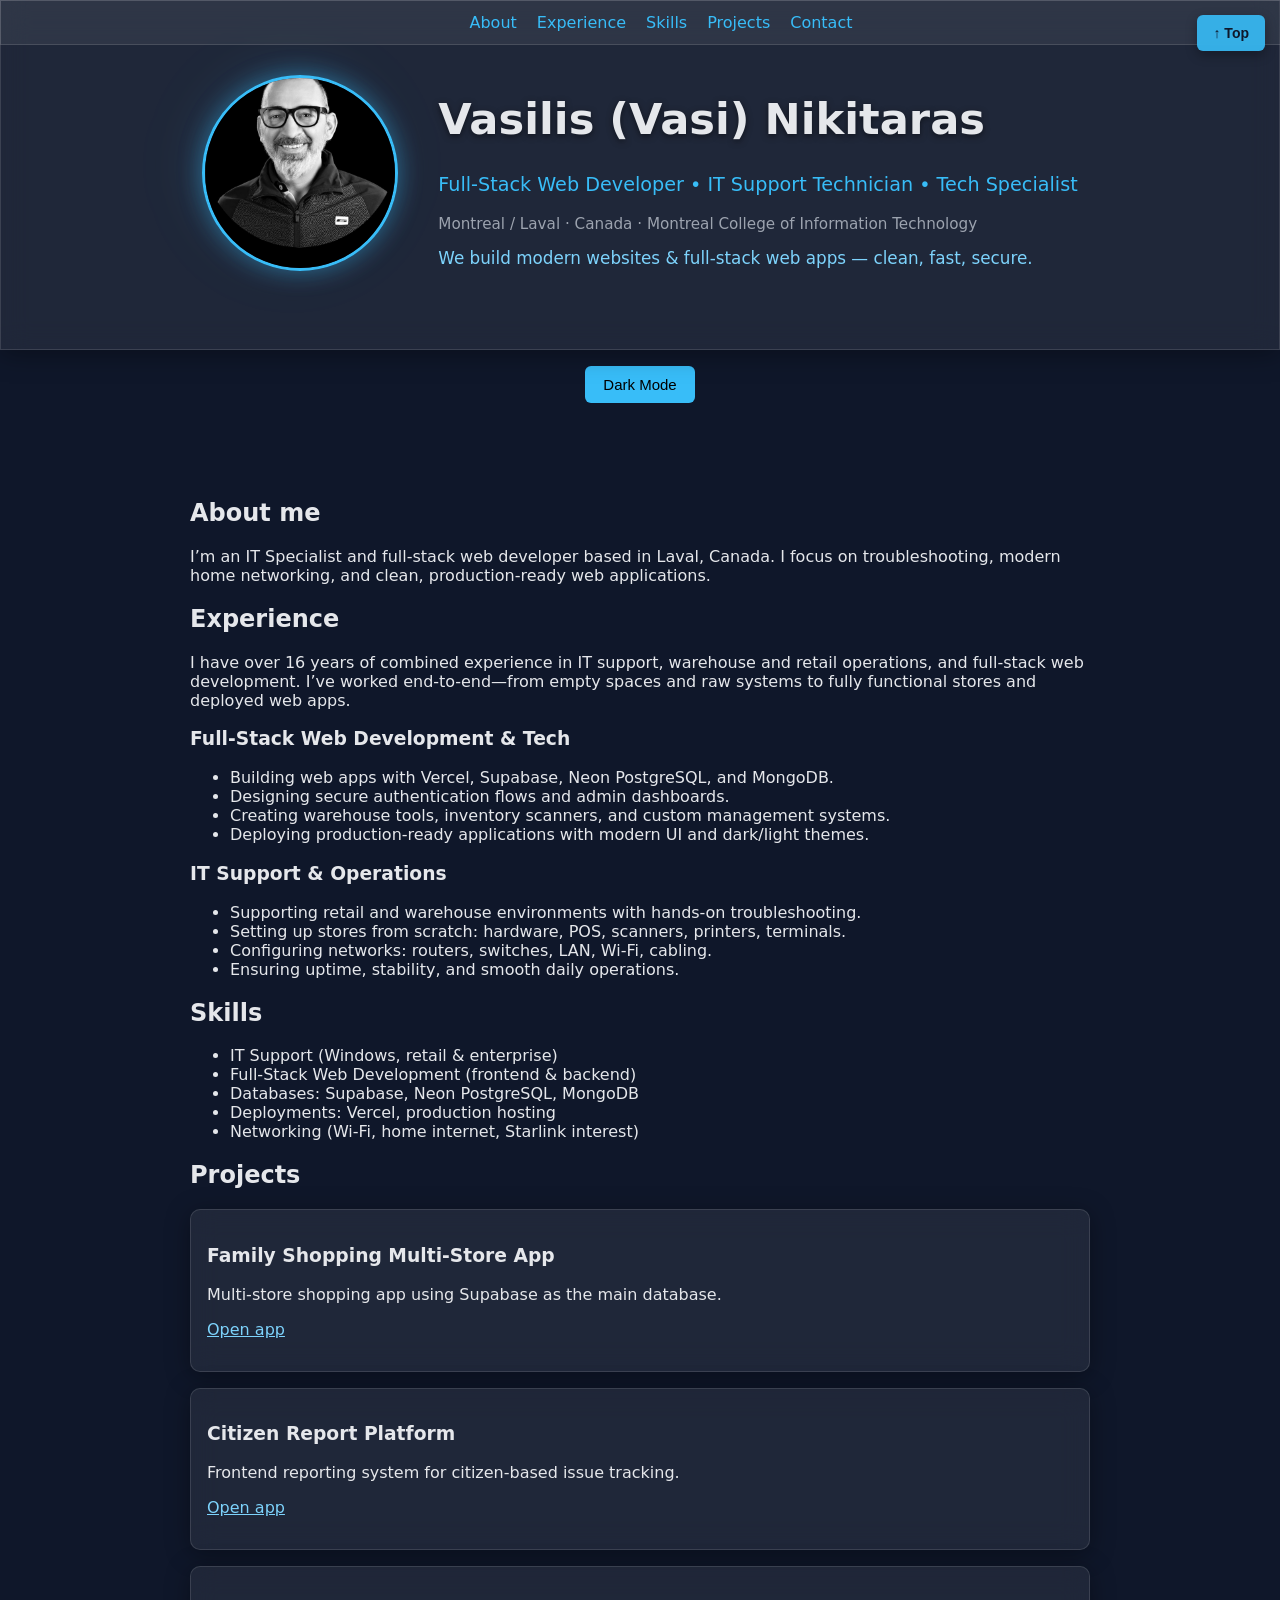
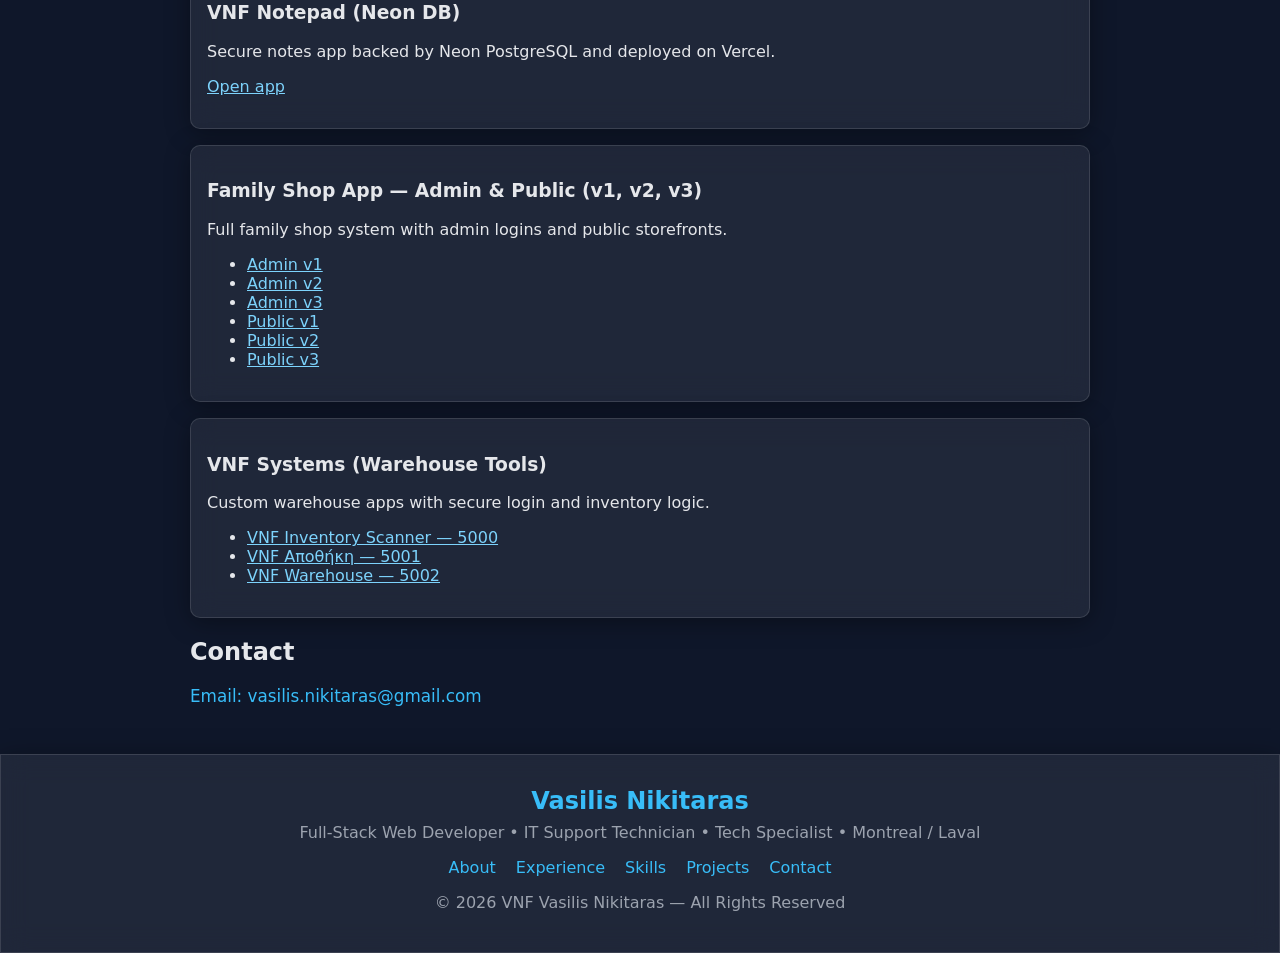
<file: index.html>
<!DOCTYPE html>
<html lang="en">
<head>
  <meta charset="UTF-8">
  <title>Vasilis Nikitaras • IT Support & Web Dev</title>
  <link rel="stylesheet" href="css/style.css">
</head>
<body>

<button class="back-to-top" onclick="window.scrollTo({top: 0, behavior: 'smooth'})">
  ↑ Top
</button>

<!-- Navbar -->
<nav class="navbar glass">
  <a href="#about">About</a>
  <a href="#experience">Experience</a>
  <a href="#skills">Skills</a>
  <a href="#projects">Projects</a>
  <a href="#contact">Contact</a>
</nav>

<!-- Hero -->
<header class="hero glass">
  <div class="hero-content">

    <div class="hero-left">
      <img src="images/profile.png" alt="Vasilis Nikitaras" class="profile-photo">
    </div>

    <div class="hero-right">
      <h1>Vasilis (Vasi) Nikitaras</h1>
      <p class="tagline">Full‑Stack Web Developer • IT Support Technician • Tech Specialist</p>
      <p class="location">Montreal / Laval · Canada · Montreal College of Information Technology</p>
      <p class="builds">We build modern websites & full‑stack web apps — clean, fast, secure.</p>
    </div>

  </div>
</header>

<!-- Theme toggle -->
<button id="themeToggle" class="theme-btn">Dark Mode</button>

<main>

  <!-- About -->
  <section id="about" class="about scroll-animate">
    <h2>About me</h2>
    <p>
      I’m an IT Specialist and full‑stack web developer based in Laval, Canada.
      I focus on troubleshooting, modern home networking, and clean, production‑ready web applications.
    </p>
  </section>

  <!-- Experience -->
  <section id="experience" class="experience scroll-animate">
    <h2>Experience</h2>

    <p>
      I have over 16 years of combined experience in IT support, warehouse and retail operations,
      and full‑stack web development. I’ve worked end‑to‑end—from empty spaces and raw systems
      to fully functional stores and deployed web apps.
    </p>

    <h3>Full‑Stack Web Development & Tech</h3>
    <ul>
      <li>Building web apps with Vercel, Supabase, Neon PostgreSQL, and MongoDB.</li>
      <li>Designing secure authentication flows and admin dashboards.</li>
      <li>Creating warehouse tools, inventory scanners, and custom management systems.</li>
      <li>Deploying production‑ready applications with modern UI and dark/light themes.</li>
    </ul>

    <h3>IT Support & Operations</h3>
    <ul>
      <li>Supporting retail and warehouse environments with hands‑on troubleshooting.</li>
      <li>Setting up stores from scratch: hardware, POS, scanners, printers, terminals.</li>
      <li>Configuring networks: routers, switches, LAN, Wi‑Fi, cabling.</li>
      <li>Ensuring uptime, stability, and smooth daily operations.</li>
    </ul>
  </section>

  <!-- Skills -->
  <section id="skills" class="skills scroll-animate">
    <h2>Skills</h2>
    <ul>
      <li>IT Support (Windows, retail & enterprise)</li>
      <li>Full‑Stack Web Development (frontend & backend)</li>
      <li>Databases: Supabase, Neon PostgreSQL, MongoDB</li>
      <li>Deployments: Vercel, production hosting</li>
      <li>Networking (Wi‑Fi, home internet, Starlink interest)</li>
    </ul>
  </section>

  <!-- Projects -->
  <section id="projects" class="projects scroll-animate">
    <h2>Projects</h2>

    <div class="project glass">
      <h3>Family Shopping Multi‑Store App</h3>
      <p>Multi‑store shopping app using Supabase as the main database.</p>
      <p><a href="https://family-shopping-multi.vercel.app/" target="_blank">Open app</a></p>
    </div>

    <div class="project glass">
      <h3>Citizen Report Platform</h3>
      <p>Frontend reporting system for citizen‑based issue tracking.</p>
      <p><a href="https://citizen-report-frontend-main.vercel.app/" target="_blank">Open app</a></p>
    </div>

    <div class="project glass">
      <h3>VNF Notepad (Neon DB)</h3>
      <p>Secure notes app backed by Neon PostgreSQL and deployed on Vercel.</p>
      <p><a href="https://vnf-notepad.vercel.app/" target="_blank">Open app</a></p>
    </div>

    <div class="project glass">
      <h3>Family Shop App — Admin & Public (v1, v2, v3)</h3>
      <p>Full family shop system with admin logins and public storefronts.</p>
      <ul>
        <li><a href="https://family-shop-app.vercel.app/admin/login" target="_blank">Admin v1</a></li>
        <li><a href="https://family-shop-app-v2.vercel.app/admin/login" target="_blank">Admin v2</a></li>
        <li><a href="https://family-shop-app-v3-five.vercel.app/admin/login" target="_blank">Admin v3</a></li>

        <li><a href="https://family-shop-app.vercel.app/" target="_blank">Public v1</a></li>
        <li><a href="https://family-shop-app-v2.vercel.app/" target="_blank">Public v2</a></li>
        <li><a href="https://family-shop-app-v3-five.vercel.app/" target="_blank">Public v3</a></li>
      </ul>
    </div>

    <div class="project glass">
      <h3>VNF Systems (Warehouse Tools)</h3>
      <p>Custom warehouse apps with secure login and inventory logic.</p>
      <ul>
        <li><a href="https://warehouse-5000.vercel.app/" target="_blank">VNF Inventory Scanner — 5000</a></li>
        <li><a href="https://warehouse-5001.vercel.app/" target="_blank">VNF Αποθήκη — 5001</a></li>
        <li><a href="https://warehouse-5002.vercel.app/" target="_blank">VNF Warehouse — 5002</a></li>
      </ul>
    </div>

  </section>

  <!-- Contact -->
  <section id="contact" class="contact scroll-animate">
    <h2>Contact</h2>
    <p>Email: vasilis.nikitaras@gmail.com</p>
  </section>

</main>

<!-- Footer -->
<footer class="footer glass scroll-animate">
  <div class="footer-content">
    <h3>Vasilis Nikitaras</h3>
    <p>Full‑Stack Web Developer • IT Support Technician • Tech Specialist • Montreal / Laval</p>

    <div class="footer-links">
      <a href="#about">About</a>
      <a href="#experience">Experience</a>
      <a href="#skills">Skills</a>
      <a href="#projects">Projects</a>
      <a href="#contact">Contact</a>
    </div>

    <p class="copyright">© 2026 VNF Vasilis Nikitaras — All Rights Reserved</p>
  </div>
</footer>

<script src="js/app.js"></script>
</body>
</html>
</file>
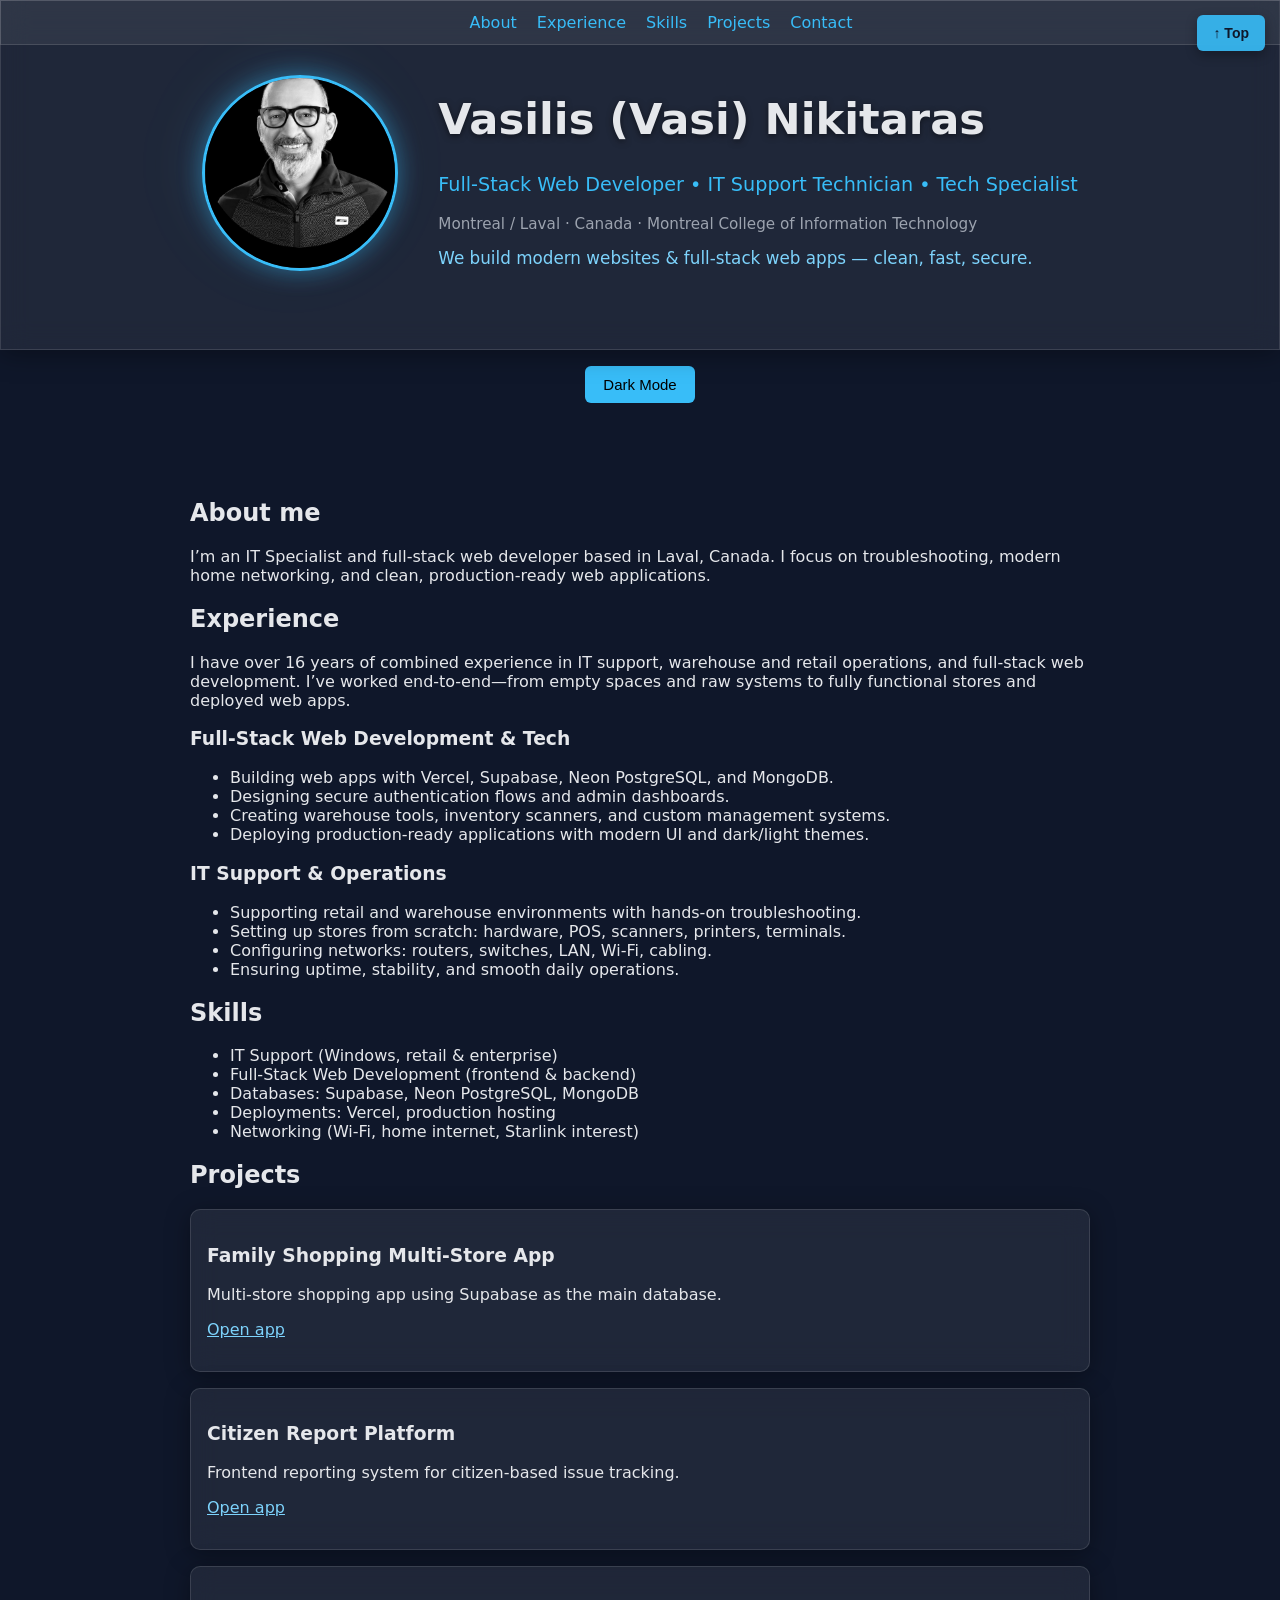
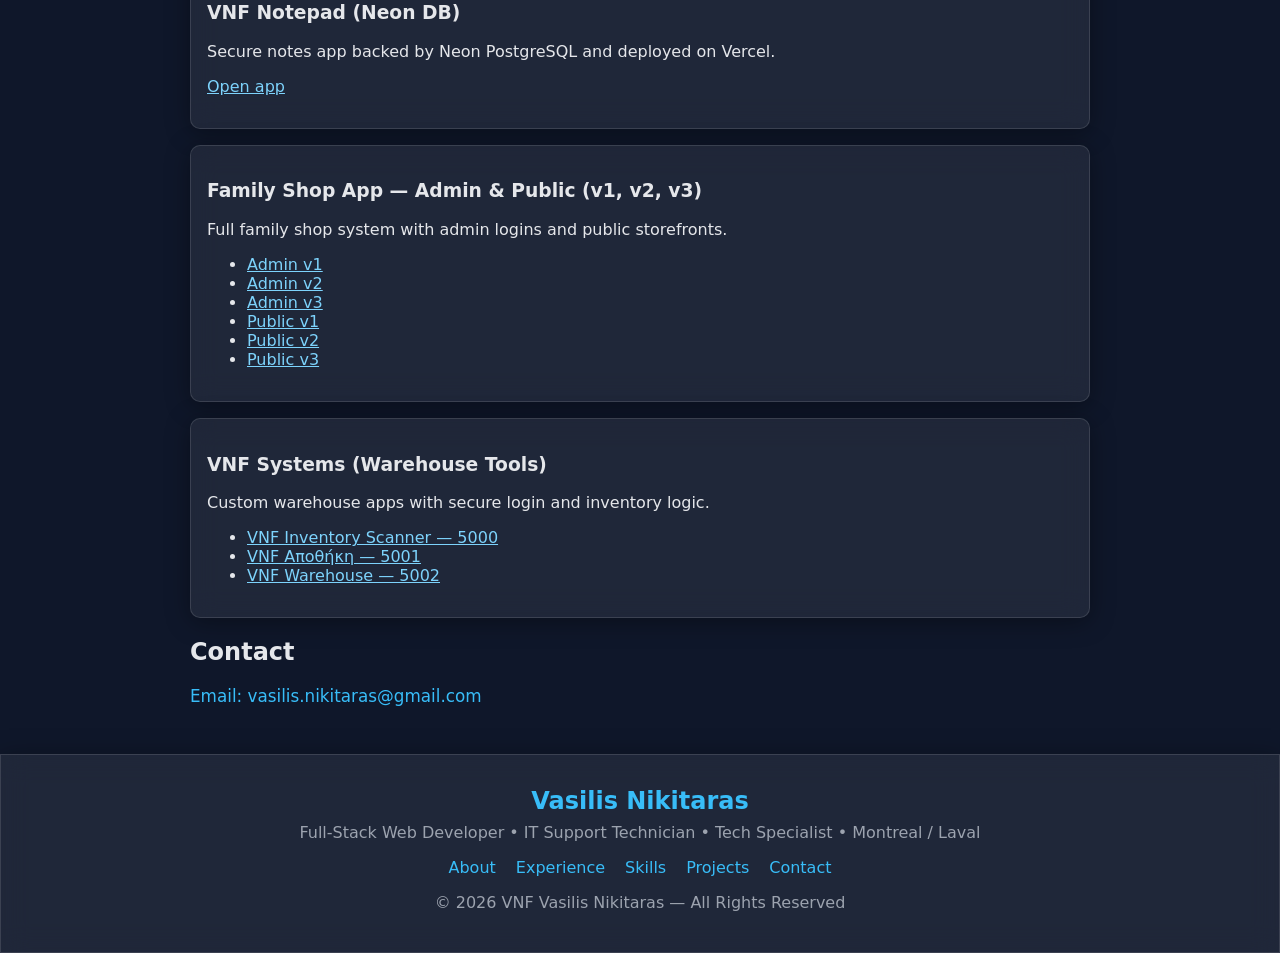
<file: public/index.html>
<!DOCTYPE html>
<html lang="en">
<head>
  <meta charset="UTF-8">
  <title>Vasilis Nikitaras • IT Support & Web Dev</title>
  <link rel="stylesheet" href="css/style.css">
</head>
<body>

<button class="back-to-top" onclick="window.scrollTo({top: 0, behavior: 'smooth'})">
  ↑ Top
</button>

<!-- Navbar -->
<nav class="navbar glass">
  <a href="#about">About</a>
  <a href="#experience">Experience</a>
  <a href="#skills">Skills</a>
  <a href="#projects">Projects</a>
  <a href="#contact">Contact</a>
</nav>

<!-- Hero -->
<header class="hero glass">
  <div class="hero-content">

    <div class="hero-left">
      <img src="images/profile.png" alt="Vasilis Nikitaras" class="profile-photo">
    </div>

    <div class="hero-right">
      <h1>Vasilis (Vasi) Nikitaras</h1>
      <p class="tagline">Full‑Stack Web Developer • IT Support Technician • Tech Specialist</p>
      <p class="location">Montreal / Laval · Canada · Montreal College of Information Technology</p>
      <p class="builds">We build modern websites & full‑stack web apps — clean, fast, secure.</p>
    </div>

  </div>
</header>

<!-- Theme toggle -->
<button id="themeToggle" class="theme-btn">Dark Mode</button>

<main>

  <!-- About -->
  <section id="about" class="about scroll-animate">
    <h2>About me</h2>
    <p>
      I’m an IT Specialist and full‑stack web developer based in Laval, Canada.
      I focus on troubleshooting, modern home networking, and clean, production‑ready web applications.
    </p>
  </section>

  <!-- Experience -->
  <section id="experience" class="experience scroll-animate">
    <h2>Experience</h2>

    <p>
      I have over 16 years of combined experience in IT support, warehouse and retail operations,
      and full‑stack web development. I’ve worked end‑to‑end—from empty spaces and raw systems
      to fully functional stores and deployed web apps.
    </p>

    <h3>Full‑Stack Web Development & Tech</h3>
    <ul>
      <li>Building web apps with Vercel, Supabase, Neon PostgreSQL, and MongoDB.</li>
      <li>Designing secure authentication flows and admin dashboards.</li>
      <li>Creating warehouse tools, inventory scanners, and custom management systems.</li>
      <li>Deploying production‑ready applications with modern UI and dark/light themes.</li>
    </ul>

    <h3>IT Support & Operations</h3>
    <ul>
      <li>Supporting retail and warehouse environments with hands‑on troubleshooting.</li>
      <li>Setting up stores from scratch: hardware, POS, scanners, printers, terminals.</li>
      <li>Configuring networks: routers, switches, LAN, Wi‑Fi, cabling.</li>
      <li>Ensuring uptime, stability, and smooth daily operations.</li>
    </ul>
  </section>

  <!-- Skills -->
  <section id="skills" class="skills scroll-animate">
    <h2>Skills</h2>
    <ul>
      <li>IT Support (Windows, retail & enterprise)</li>
      <li>Full‑Stack Web Development (frontend & backend)</li>
      <li>Databases: Supabase, Neon PostgreSQL, MongoDB</li>
      <li>Deployments: Vercel, production hosting</li>
      <li>Networking (Wi‑Fi, home internet, Starlink interest)</li>
    </ul>
  </section>

  <!-- Projects -->
  <section id="projects" class="projects scroll-animate">
    <h2>Projects</h2>

    <div class="project glass">
      <h3>Family Shopping Multi‑Store App</h3>
      <p>Multi‑store shopping app using Supabase as the main database.</p>
      <p><a href="https://family-shopping-multi.vercel.app/auth.html" target="_blank">Open app</a></p>
    </div>

    <div class="project glass">
      <h3>Citizen Report Platform</h3>
      <p>Frontend reporting system for citizen‑based issue tracking.</p>
      <p><a href="https://citizen-report-frontend-main.vercel.app/auth.html" target="_blank">Open app</a></p>
    </div>

    <div class="project glass">
      <h3>VNF Notepad (Neon DB)</h3>
      <p>Secure notes app backed by Neon PostgreSQL and deployed on Vercel.</p>
      <p><a href="https://vnf-notepad.vercel.app/auth.html" target="_blank">Open app</a></p>
    </div>

    <div class="project glass">
      <h3>Family Shop App — Admin & Public (v1, v2, v3)</h3>
      <p>Full family shop system with admin logins and public storefronts.</p>
      <ul>
        <li><a href="https://family-shop-app.vercel.app/auth.html" target="_blank">Admin v1</a></li>
        <li><a href="https://family-shop-app-v2.vercel.app/auth.html" target="_blank">Admin v2</a></li>
        <li><a href="https://family-shop-app-v3-five.vercel.app/auth.html" target="_blank">Admin v3</a></li>
        <li><a href="https://family-shop-app.vercel.app/auth.html" target="_blank">Public v1</a></li>
        <li><a href="https://family-shop-app-v2.vercel.app/auth.html" target="_blank">Public v2</a></li>
        <li><a href="https://family-shop-app-v3-five.vercel.app/auth.html" target="_blank">Public v3</a></li>
      </ul>
    </div>

    <div class="project glass">
      <h3>VNF Systems (Warehouse Tools)</h3>
      <p>Custom warehouse apps with secure login and inventory logic.</p>
      <ul>
        <li><a href="https://warehouse-5000.vercel.app/auth.html" target="_blank">VNF Inventory Scanner — 5000</a></li>
        <li><a href="https://warehouse-5001.vercel.app/auth.html" target="_blank">VNF Αποθήκη — 5001</a></li>
        <li><a href="https://warehouse-5002.vercel.app/auth.html" target="_blank">VNF Warehouse — 5002</a></li>
      </ul>
    </div>

  </section>

  <!-- Contact -->
  <section id="contact" class="contact scroll-animate">
    <h2>Contact</h2>
    <p>Email: vasilis.nikitaras@gmail.com</p>
  </section>

</main>

<!-- Footer -->
<footer class="footer glass scroll-animate">
  <div class="footer-content">
    <h3>Vasilis Nikitaras</h3>
    <p>Full‑Stack Web Developer • IT Support Technician • Tech Specialist • Montreal / Laval</p>

    <div class="footer-links">
      <a href="#about">About</a>
      <a href="#experience">Experience</a>
      <a href="#skills">Skills</a>
      <a href="#projects">Projects</a>
      <a href="#contact">Contact</a>
    </div>

    <p class="copyright">© 2026 VNF Vasilis Nikitaras — All Rights Reserved</p>
  </div>
</footer>

<script src="js/app.js"></script>
</body>
</html>
</file>
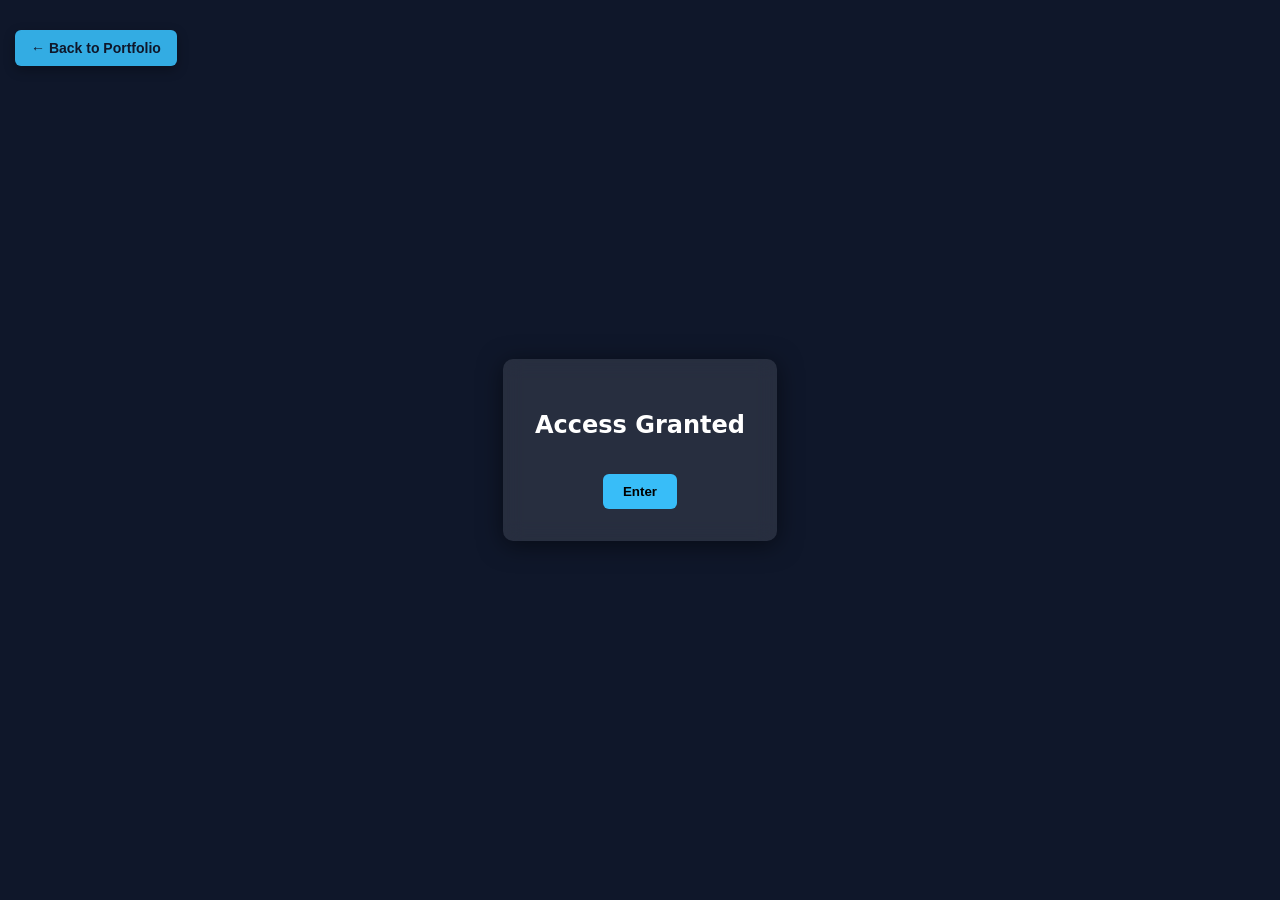
<file: auth.html>
<!DOCTYPE html>
<html lang="en">
<head>
  <meta charset="UTF-8">
  <title>Secure Access</title>
  <style>
    body {
      background: #0f172a;
      color: white;
      font-family: system-ui;
      display: flex;
      justify-content: center;
      align-items: center;
      height: 100vh;
      margin: 0;
    }
    .box {
      background: rgba(255,255,255,0.1);
      padding: 2rem;
      border-radius: 10px;
      backdrop-filter: blur(10px);
      text-align: center;
      box-shadow: 0 4px 25px rgba(0,0,0,0.5);
      animation: fadeIn 0.6s ease forwards;
      opacity: 0;
    }
    button {
      margin-top: 15px;
      padding: 10px 20px;
      background: #38bdf8;
      border: none;
      border-radius: 6px;
      cursor: pointer;
      font-weight: 600;
    }
    button:hover {
      box-shadow: 0 0 18px rgba(56,189,248,0.7);
    }

    .back-portfolio {
      position: fixed;
      top: 15px;
      left: 15px;
      padding: 10px 16px;
      background: rgba(56,189,248,0.9);
      color: #0f172a;
      border: none;
      border-radius: 6px;
      cursor: pointer;
      font-weight: 600;
      font-size: 14px;
      box-shadow: 0 4px 12px rgba(0,0,0,0.3);
      backdrop-filter: blur(6px);
      transition: 0.3s;
      z-index: 9999;
    }

    .back-portfolio:hover {
      background: #7dd3fc;
      transform: translateY(-2px);
    }

    @keyframes fadeIn {
      from { opacity: 0; transform: translateY(20px); }
      to { opacity: 1; transform: translateY(0); }
    }
  </style>
</head>
<body>

<button class="back-portfolio" onclick="window.location.href='/index.html'">
  ← Back to Portfolio
</button>

<div class="box">
  <h2>Access Granted</h2>
  <button onclick="window.location.href='/index.html'">Enter</button>
</div>

</body>
</html>
</file>
<file: css/style.css>
/* ===== Base ===== */
body {
  margin: 0;
  font-family: system-ui;
  background: #0f172a;
  color: #e5e7eb;
  transition: background 0.3s, color 0.3s;
}

html {
  scroll-behavior: smooth;
}

main {
  max-width: 900px;
  margin: 6rem auto 2rem;
  padding: 0 1rem;
}

/* ===== Glass UI ===== */
.glass {
  backdrop-filter: blur(14px);
  background: rgba(255,255,255,0.07);
  border: 1px solid rgba(255,255,255,0.12);
  box-shadow: 0 4px 25px rgba(0,0,0,0.35);
  transition: 0.3s;
}

/* ===== Navbar ===== */
.navbar {
  position: fixed;
  top: 0;
  width: 100%;
  padding: 12px 20px;
  display: flex;
  justify-content: center;
  gap: 20px;
  z-index: 999;
}

.navbar a {
  color: #38bdf8;
  text-decoration: none;
  font-weight: 500;
  transition: 0.2s;
}

.navbar a:hover {
  text-decoration: underline;
  color: #7dd3fc;
}

/* ===== Hero with Photo ===== */
.hero {
  padding: 4rem 1rem;
}

.hero-content {
  display: flex;
  align-items: center;
  justify-content: center;
  flex-wrap: wrap;
  gap: 2.5rem;
  position: relative;
}

/* Gradient spotlight behind photo */
.hero-left {
  position: relative;
}

.hero-left::before {
  content: "";
  position: absolute;
  width: 240px;
  height: 240px;
  border-radius: 50%;
  background: radial-gradient(circle, rgba(56,189,248,0.25), transparent 70%);
  top: -30px;
  left: -30px;
  filter: blur(25px);
  z-index: -1;
}

/* Photo */
.profile-photo {
  width: 190px;
  height: 190px;
  border-radius: 50%;
  object-fit: cover;
  border: 3px solid #38bdf8;
  box-shadow: 0 0 25px rgba(56,189,248,0.45);
  transition: 0.3s ease;
}

/* Hover glow */
.profile-photo:hover {
  transform: scale(1.04);
  box-shadow: 0 0 40px rgba(56,189,248,0.8);
}

/* Hero text */
.hero-right h1 {
  font-size: 2.7rem;
  color: #e5e7eb;
  text-shadow: 0 2px 6px rgba(0,0,0,0.5);
}

.tagline {
  font-size: 1.2rem;
  color: #38bdf8;
}

.location {
  font-size: 0.95rem;
  color: #9ca3af;
}

.builds {
  font-size: 1.05rem;
  color: #7dd3fc;
  margin-top: 0.5rem;
}

/* ===== Theme Toggle ===== */
.theme-btn {
  margin: 1rem auto;
  display: block;
  padding: 10px 18px;
  background: #38bdf8;
  border: none;
  border-radius: 6px;
  cursor: pointer;
  font-size: 15px;
  transition: 0.3s;
}

.theme-btn:hover {
  background: #7dd3fc;
}

/* ===== Light Mode ===== */
body.light {
  background: #f5f5f5;
  color: #111;
}

body.light .glass {
  background: rgba(255,255,255,0.65);
  border-color: #ccc;
}

body.light .hero-right h1 {
  color: #111;
  text-shadow: none;
}

body.light .tagline {
  color: #0077cc;
}

body.light .builds {
  color: #005fa3;
}

/* ===== Fix invisible links in dark mode ===== */
body:not(.light) a {
  color: #38bdf8 !important;
}

body:not(.light) .project a {
  color: #7dd3fc !important;
}

body:not(.light) .project ul li a {
  color: #7dd3fc !important;
}

/* ===== Animations ===== */
.scroll-animate {
  opacity: 0;
  transform: translateY(30px);
  transition: all 0.8s ease;
}

.scroll-animate.visible {
  opacity: 1;
  transform: translateY(0);
}

/* ===== Project Cards ===== */
.project {
  padding: 1rem;
  border-radius: 10px;
  margin-bottom: 1rem;
  transition: transform 0.25s, box-shadow 0.25s;
}

/* Hover lift */
.project:hover {
  transform: translateY(-5px);
  box-shadow: 0 4px 14px rgba(0,0,0,0.35);
}

/* Micro‑animations for projects */
.project {
  opacity: 0;
  transform: translateY(20px) scale(0.98);
  transition: all 0.6s ease;
}

.project.show {
  opacity: 1;
  transform: translateY(0) scale(1);
}

/* ===== Premium link hover ===== */
a {
  position: relative;
  transition: color 0.3s ease;
}

a::after {
  content: "";
  position: absolute;
  left: 0;
  bottom: -3px;
  width: 0%;
  height: 2px;
  background: currentColor;
  transition: width 0.3s ease;
}

a:hover::after {
  width: 100%;
}

/* ===== Contact ===== */
.contact p {
  color: #38bdf8;
  font-size: 1.05rem;
}

/* ===== Footer ===== */
.footer {
  margin-top: 3rem;
  padding: 2rem 1rem;
  text-align: center;
}

.footer-content h3 {
  margin: 0;
  font-size: 1.5rem;
  color: #38bdf8;
}

.footer-content p {
  margin: 0.5rem 0;
  color: #9ca3af;
}

.footer-links {
  margin: 1rem 0;
  display: flex;
  justify-content: center;
  gap: 20px;
}

.footer-links a {
  color: #38bdf8;
  text-decoration: none;
  font-weight: 500;
  transition: 0.2s;
}

.footer-links a:hover {
  text-decoration: underline;
  color: #7dd3fc;
}

/* ===== Responsive ===== */
@media (max-width: 600px) {
  .footer-links {
    flex-direction: column;
    gap: 10px;
  }

  .hero-right h1 {
    font-size: 2.2rem;
  }

  main {
    margin-top: 7rem;
  }
}

/* ===== Back to Top Button ===== */
.back-to-top {
  position: fixed;
  top: 15px;
  right: 15px;
  padding: 10px 16px;
  background: rgba(56,189,248,0.9);
  color: #0f172a;
  border: none;
  border-radius: 6px;
  cursor: pointer;
  font-weight: 600;
  font-size: 14px;
  box-shadow: 0 4px 12px rgba(0,0,0,0.3);
  backdrop-filter: blur(6px);
  transition: 0.3s;
  z-index: 9999;
}

.back-to-top:hover {
  background: #7dd3fc;
  transform: translateY(-2px);
}

/* Hide on small screens */
@media (max-width: 600px) {
  .back-to-top {
    display: none;
  }
}
</file>
<file: public/css/style.css>
/* ===== Base ===== */
body {
  margin: 0;
  font-family: system-ui;
  background: #0f172a;
  color: #e5e7eb;
  transition: background 0.3s, color 0.3s;
}

html {
  scroll-behavior: smooth;
}

main {
  max-width: 900px;
  margin: 6rem auto 2rem;
  padding: 0 1rem;
}

/* ===== Glass UI ===== */
.glass {
  backdrop-filter: blur(14px);
  background: rgba(255,255,255,0.07);
  border: 1px solid rgba(255,255,255,0.12);
  box-shadow: 0 4px 25px rgba(0,0,0,0.35);
  transition: 0.3s;
}

/* ===== Navbar ===== */
.navbar {
  position: fixed;
  top: 0;
  width: 100%;
  padding: 12px 20px;
  display: flex;
  justify-content: center;
  gap: 20px;
  z-index: 999;
}

.navbar a {
  color: #38bdf8;
  text-decoration: none;
  font-weight: 500;
  transition: 0.2s;
}

.navbar a:hover {
  text-decoration: underline;
  color: #7dd3fc;
}

/* ===== Hero with Photo ===== */
.hero {
  padding: 4rem 1rem;
}

.hero-content {
  display: flex;
  align-items: center;
  justify-content: center;
  flex-wrap: wrap;
  gap: 2.5rem;
  position: relative;
}

/* Gradient spotlight behind photo */
.hero-left {
  position: relative;
}

.hero-left::before {
  content: "";
  position: absolute;
  width: 240px;
  height: 240px;
  border-radius: 50%;
  background: radial-gradient(circle, rgba(56,189,248,0.25), transparent 70%);
  top: -30px;
  left: -30px;
  filter: blur(25px);
  z-index: -1;
}

/* Photo */
.profile-photo {
  width: 190px;
  height: 190px;
  border-radius: 50%;
  object-fit: cover;
  border: 3px solid #38bdf8;
  box-shadow: 0 0 25px rgba(56,189,248,0.45);
  transition: 0.3s ease;
}

/* Hover glow */
.profile-photo:hover {
  transform: scale(1.04);
  box-shadow: 0 0 40px rgba(56,189,248,0.8);
}

/* Hero text */
.hero-right h1 {
  font-size: 2.7rem;
  color: #e5e7eb;
  text-shadow: 0 2px 6px rgba(0,0,0,0.5);
}

.tagline {
  font-size: 1.2rem;
  color: #38bdf8;
}

.location {
  font-size: 0.95rem;
  color: #9ca3af;
}

.builds {
  font-size: 1.05rem;
  color: #7dd3fc;
  margin-top: 0.5rem;
}

/* ===== Theme Toggle ===== */
.theme-btn {
  margin: 1rem auto;
  display: block;
  padding: 10px 18px;
  background: #38bdf8;
  border: none;
  border-radius: 6px;
  cursor: pointer;
  font-size: 15px;
  transition: 0.3s;
}

.theme-btn:hover {
  background: #7dd3fc;
}

/* ===== Light Mode ===== */
body.light {
  background: #f5f5f5;
  color: #111;
}

body.light .glass {
  background: rgba(255,255,255,0.65);
  border-color: #ccc;
}

body.light .hero-right h1 {
  color: #111;
  text-shadow: none;
}

body.light .tagline {
  color: #0077cc;
}

body.light .builds {
  color: #005fa3;
}

/* ===== Fix invisible links in dark mode ===== */
body:not(.light) a {
  color: #38bdf8 !important;
}

body:not(.light) .project a {
  color: #7dd3fc !important;
}

body:not(.light) .project ul li a {
  color: #7dd3fc !important;
}

/* ===== Animations ===== */
.scroll-animate {
  opacity: 0;
  transform: translateY(30px);
  transition: all 0.8s ease;
}

.scroll-animate.visible {
  opacity: 1;
  transform: translateY(0);
}

/* ===== Project Cards ===== */
.project {
  padding: 1rem;
  border-radius: 10px;
  margin-bottom: 1rem;
  transition: transform 0.25s, box-shadow 0.25s;
}

/* Hover lift */
.project:hover {
  transform: translateY(-5px);
  box-shadow: 0 4px 14px rgba(0,0,0,0.35);
}

/* Micro‑animations for projects */
.project {
  opacity: 0;
  transform: translateY(20px) scale(0.98);
  transition: all 0.6s ease;
}

.project.show {
  opacity: 1;
  transform: translateY(0) scale(1);
}

/* ===== Premium link hover ===== */
a {
  position: relative;
  transition: color 0.3s ease;
}

a::after {
  content: "";
  position: absolute;
  left: 0;
  bottom: -3px;
  width: 0%;
  height: 2px;
  background: currentColor;
  transition: width 0.3s ease;
}

a:hover::after {
  width: 100%;
}

/* ===== Contact ===== */
.contact p {
  color: #38bdf8;
  font-size: 1.05rem;
}

/* ===== Footer ===== */
.footer {
  margin-top: 3rem;
  padding: 2rem 1rem;
  text-align: center;
}

.footer-content h3 {
  margin: 0;
  font-size: 1.5rem;
  color: #38bdf8;
}

.footer-content p {
  margin: 0.5rem 0;
  color: #9ca3af;
}

.footer-links {
  margin: 1rem 0;
  display: flex;
  justify-content: center;
  gap: 20px;
}

.footer-links a {
  color: #38bdf8;
  text-decoration: none;
  font-weight: 500;
  transition: 0.2s;
}

.footer-links a:hover {
  text-decoration: underline;
  color: #7dd3fc;
}

/* ===== Responsive ===== */
@media (max-width: 600px) {
  .footer-links {
    flex-direction: column;
    gap: 10px;
  }

  .hero-right h1 {
    font-size: 2.2rem;
  }

  main {
    margin-top: 7rem;
  }
}

/* ===== Back to Top Button ===== */
.back-to-top {
  position: fixed;
  top: 15px;
  right: 15px;
  padding: 10px 16px;
  background: rgba(56,189,248,0.9);
  color: #0f172a;
  border: none;
  border-radius: 6px;
  cursor: pointer;
  font-weight: 600;
  font-size: 14px;
  box-shadow: 0 4px 12px rgba(0,0,0,0.3);
  backdrop-filter: blur(6px);
  transition: 0.3s;
  z-index: 9999;
}

.back-to-top:hover {
  background: #7dd3fc;
  transform: translateY(-2px);
}

/* Hide on small screens */
@media (max-width: 600px) {
  .back-to-top {
    display: none;
  }
}
</file>
